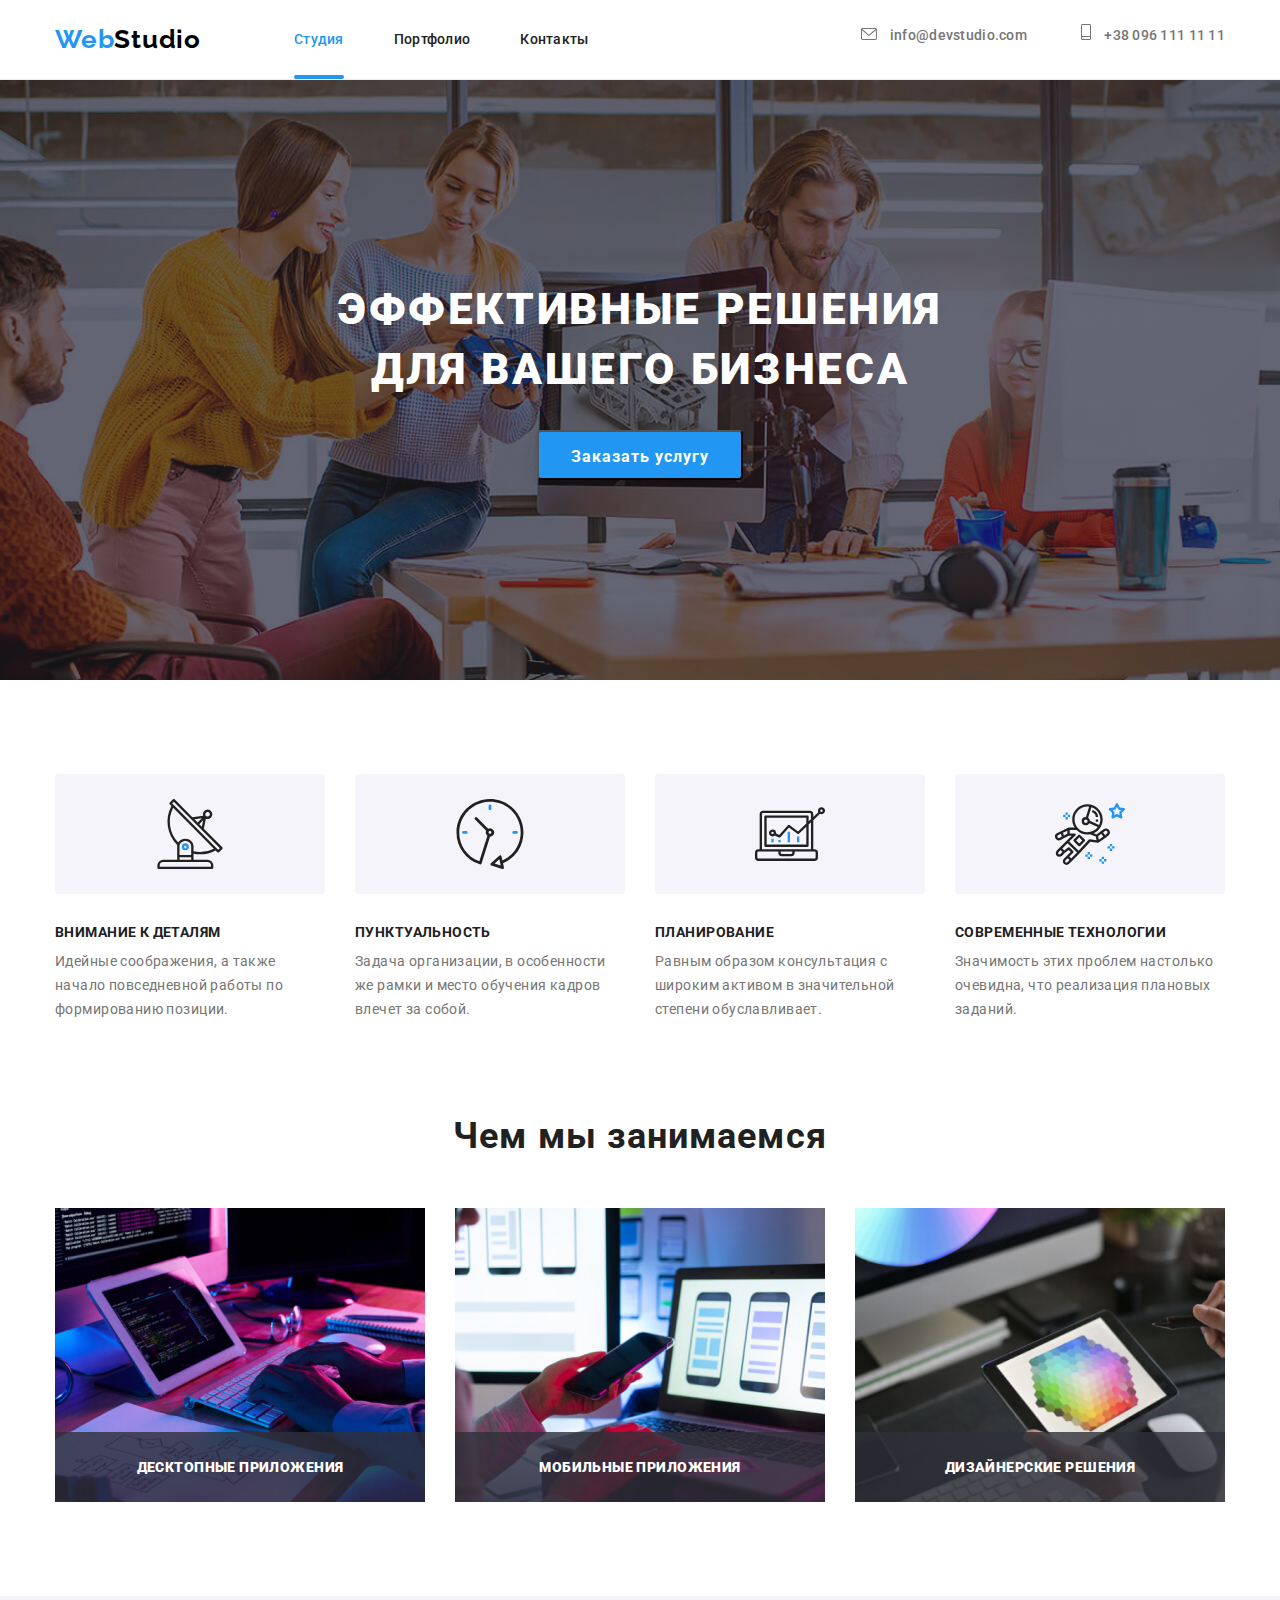
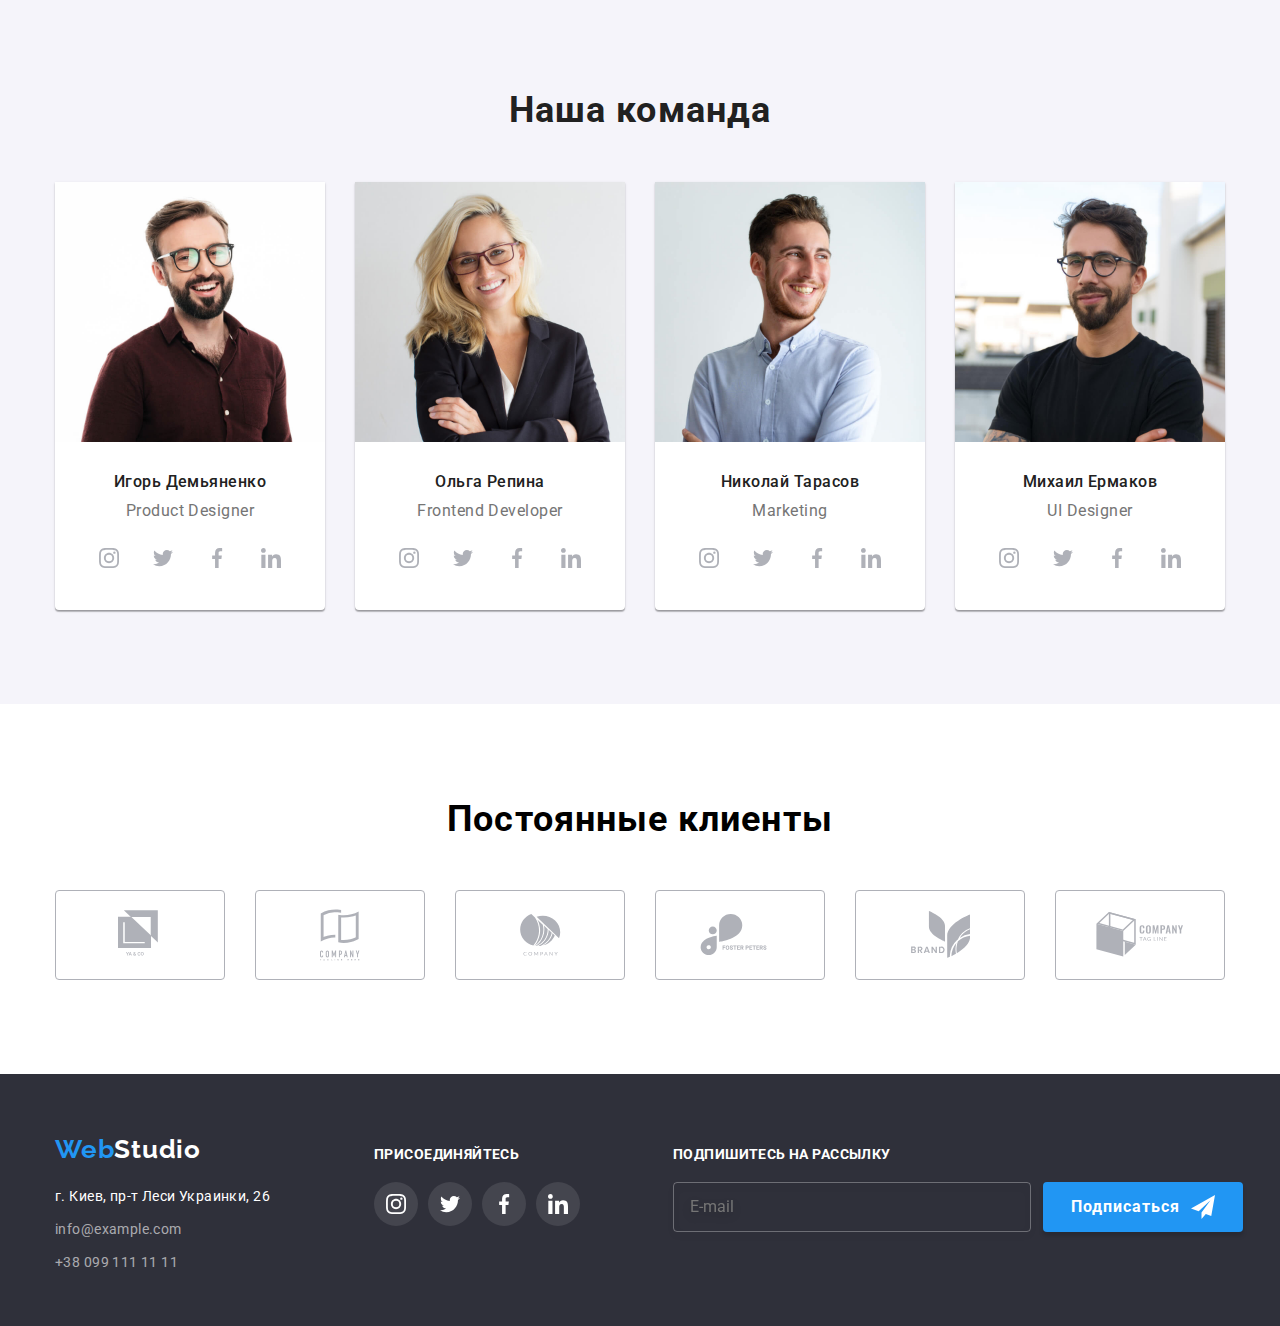
<file: index.html>
<!DOCTYPE html>
<html lang="ru">
  <head>
    <meta charset="UTF-8" />
    <meta name="viewport" content="width=device-width, initial-scale=1.0" />
    <title lang="en">WebStudio</title>
    <link
      rel="stylesheet"
      href="https://cdnjs.cloudflare.com/ajax/libs/modern-normalize/1.0.0/modern-normalize.css"
    />
    <link
      href="https://fonts.googleapis.com/css2?family=Raleway:wght@700&family=Roboto:wght@400;500;700;900&display=swap"
      rel="stylesheet"
    />
    <link rel="stylesheet" href="./css/style.css" />
  </head>
  <body>
    <!--HEADER-->
    <header class="header">
      <div class="container">
        <nav class="navigation">
          <a
            class="logo link"
            href="./index.html"
            aria-label="Логотип WebStudio"
          >
            <span class="logo-item">Web</span>Studio</a
          >
          <ul class="navigation-list list">
            <li class="navigation-list-item">
              <a
                class="navigation-list-link link link-current"
                href="./index.html"
                >Студия</a
              >
            </li>
            <li class="navigation-list-item">
              <a class="navigation-list-link link" href="./portfolio.html"
                >Портфолио</a
              >
            </li>
            <li class="navigation-list-item">
              <a class="navigation-list-link link" href="">Контакты</a>
            </li>
          </ul>
        </nav>
        <address class="adress">
          <a class="header-mail-link link" href="mailto:info@devstudio.com">
            <svg class="adress-logo">
              <use href="./images/sprite.svg#icon-envelope"></use>
            </svg>
            info@devstudio.com</a
          >
          <a class="header-tel-link link" href="tel:+380961111111">
            <svg class="adress-logo-tel">
              <use href="./images/sprite.svg#icon-smartphone"></use>
            </svg>
            +38 096 111 11 11</a
          >
        </address>
      </div>
    </header>
    <main>
      <!--HERO-->
      <section class="hero">
        <div class="container">
          <h1 class="hero-title">Эффективные решения для вашего бизнеса</h1>
          <button class="modal-btn" type="button" data-modal-open>
            Заказать услугу
          </button>
        </div>
      </section>
      <!--Our advantages-->
      <section class="advantages-section">
        <div class="container">
          <h2 class="hero-section-title" hidden>Наши преимущества</h2>
          <ul class="advantages-list list">
            <li class="advantages-list-item">
              <div></div>
              <h3 class="advantages-title">Внимание к деталям</h3>
              <p class="advantages-description">
                Идейные соображения, а также <br />
                начало повседневной работы по <br />
                формированию позиции.
              </p>
            </li>
            <li class="advantages-list-item">
              <div></div>
              <h3 class="advantages-title">Пунктуальность</h3>
              <p class="advantages-description">
                Задача организации, в особенности <br />
                же рамки и место обучения кадров<br />
                влечет за собой.
              </p>
            </li>
            <li class="advantages-list-item">
              <div></div>
              <h3 class="advantages-title">Планирование</h3>
              <p class="advantages-description">
                Равным образом консультация с<br />
                широким активом в значительной<br />
                степени обуславливает.
              </p>
            </li>
            <li class="advantages-list-item">
              <div></div>
              <h3 class="advantages-title">Современные технологии</h3>
              <p class="advantages-description">
                Значимость этих проблем настолько<br />
                очевидна, что реализация плановых<br />
                заданий.
              </p>
            </li>
          </ul>
        </div>
      </section>

      <!--What are we doing-->
      <section class="doing-section">
        <h2 class="hero-section-title">Чем мы занимаемся</h2>
        <div class="container">
          <ul class="doing-list list">
            <li class="doing-list-item">
              <img
                class="doing-img"
                src="./images/what-are-we-doing/what-are-we-doing-img-1.jpg"
                alt="специалист изучает дизайны мобильных телефонов на компьютере"
                width="370"
                height="294"
              />
              <div class="doing-wrapper">
                <p class="doing-wrapper-label">Десктопные приложения</p>
              </div>
            </li>
            <li class="doing-list-item">
              <img
                class="doing-img"
                src="./images/what-are-we-doing/what-are-we-doing-img-2.jpg"
                alt="специалист изучает дизайны мобильных телефонов на компьютере"
                width="370"
                height="294"
              />
              <div class="doing-wrapper">
                <p class="doing-wrapper-label">Мобильные приложения</p>
              </div>
            </li>
            <li class="doing-list-item">
              <img
                class="doing-img"
                src="./images/what-are-we-doing/what-are-we-doing-img-3.jpg"
                alt="специалист работает с цветами на планшете"
                width="370"
                height="294"
              />
              <div class="doing-wrapper">
                <p class="doing-wrapper-label">Дизайнерские решения</p>
              </div>
            </li>
          </ul>
        </div>
      </section>

      <!--Our team-->
      <section class="team-section">
        <h2 class="hero-section-title">Наша команда</h2>
        <div class="container">
          <ul class="team-list list">
            <li class="team-list-item">
              <img
                class="team-img"
                src="./images/our-team/member-1.jpg"
                alt="Член команды Игорь Демьяненко"
                width="270"
                height="260"
              />
              <div class="team-list-content">
                <h3 class="team-title">Игорь Демьяненко</h3>
                <p class="team-title-description" lang="en">Product Designer</p>
                <ul class="social-list list">
                  <li class="social-list-item">
                    <a href="" class="social-list-link">
                      <svg class="social-list-svg">
                        <use href="./images/sprite.svg#icon-instagram"></use>
                      </svg>
                    </a>
                  </li>
                  <li class="social-list-item">
                    <a href="" class="social-list-link">
                      <svg class="social-list-svg">
                        <use href="./images/sprite.svg#icon-twitter"></use>
                      </svg>
                    </a>
                  </li>
                  <li class="social-list-item">
                    <a href="" class="social-list-link">
                      <svg class="social-list-svg">
                        <use href="./images/sprite.svg#icon-facebook"></use>
                      </svg>
                    </a>
                  </li>
                  <li class="social-list-item">
                    <a href="" class="social-list-link">
                      <svg class="social-list-svg">
                        <use href="./images/sprite.svg#icon-linkedin"></use>
                      </svg>
                    </a>
                  </li>
                </ul>
              </div>
            </li>
            <li class="team-list-item">
              <img
                class="team-img"
                src="./images/our-team/member-2.jpg"
                alt="Член команды Ольга Репина"
                width="270"
                height="260"
              />
              <div class="team-list-content">
                <h3 class="team-title">Ольга Репина</h3>
                <p class="team-title-description" lang="en">
                  Frontend Developer
                </p>
                <ul class="social-list list">
                  <li class="social-list-item">
                    <a href="" class="social-list-link">
                      <svg class="social-list-svg">
                        <use href="./images/sprite.svg#icon-instagram"></use>
                      </svg>
                    </a>
                  </li>
                  <li class="social-list-item">
                    <a href="" class="social-list-link">
                      <svg class="social-list-svg">
                        <use href="./images/sprite.svg#icon-twitter"></use>
                      </svg>
                    </a>
                  </li>
                  <li class="social-list-item">
                    <a href="" class="social-list-link">
                      <svg class="social-list-svg">
                        <use href="./images/sprite.svg#icon-facebook"></use>
                      </svg>
                    </a>
                  </li>
                  <li class="social-list-item">
                    <a href="" class="social-list-link">
                      <svg class="social-list-svg">
                        <use href="./images/sprite.svg#icon-linkedin"></use>
                      </svg>
                    </a>
                  </li>
                </ul>
              </div>
            </li>
            <li class="team-list-item">
              <img
                src="./images/our-team/member-3.jpg"
                alt="Член команды Николай Тарасов"
                width="270"
                height="260"
              />
              <div class="team-list-content">
                <h3 class="team-title">Николай Тарасов</h3>
                <p class="team-title-description" lang="en">Marketing</p>
                <ul class="social-list list">
                  <li class="social-list-item">
                    <a href="" class="social-list-link">
                      <svg class="social-list-svg">
                        <use href="./images/sprite.svg#icon-instagram"></use>
                      </svg>
                    </a>
                  </li>
                  <li class="social-list-item">
                    <a href="" class="social-list-link">
                      <svg class="social-list-svg">
                        <use href="./images/sprite.svg#icon-twitter"></use>
                      </svg>
                    </a>
                  </li>
                  <li class="social-list-item">
                    <a href="" class="social-list-link">
                      <svg class="social-list-svg">
                        <use href="./images/sprite.svg#icon-facebook"></use>
                      </svg>
                    </a>
                  </li>
                  <li class="social-list-item">
                    <a href="" class="social-list-link">
                      <svg class="social-list-svg">
                        <use href="./images/sprite.svg#icon-linkedin"></use>
                      </svg>
                    </a>
                  </li>
                </ul>
              </div>
            </li>
            <li class="team-list-item">
              <img
                src="./images/our-team/member-4.jpg"
                alt="Член команды Михаил Ермаков"
                width="270"
                height="260"
              />
              <div class="team-list-content">
                <h3 class="team-title">Михаил Ермаков</h3>
                <p class="team-title-description" lang="en">UI Designer</p>
                <ul class="social-list list">
                  <li class="social-list-item">
                    <a href="" class="social-list-link">
                      <svg class="social-list-svg">
                        <use href="./images/sprite.svg#icon-instagram"></use>
                      </svg>
                    </a>
                  </li>
                  <li class="social-list-item">
                    <a href="" class="social-list-link">
                      <svg class="social-list-svg">
                        <use href="./images/sprite.svg#icon-twitter"></use>
                      </svg>
                    </a>
                  </li>
                  <li class="social-list-item">
                    <a href="" class="social-list-link">
                      <svg class="social-list-svg">
                        <use href="./images/sprite.svg#icon-facebook"></use>
                      </svg>
                    </a>
                  </li>
                  <li class="social-list-item">
                    <a href="" class="social-list-link">
                      <svg class="social-list-svg">
                        <use href="./images/sprite.svg#icon-linkedin"></use>
                      </svg>
                    </a>
                  </li>
                </ul>
              </div>
            </li>
          </ul>
        </div>
      </section>
      <!--Client-->
      <section class="section-client">
        <div class="container">
          <h2 class="client-title">Постоянные клиенты</h2>
          <ul class="client-list list">
            <li class="client-list-item">
              <a href="" class="client-link link">
                <svg class="client-svg" width="44px" height="49px">
                  <use href="./images/sprite.svg#icon-logo-1"></use>
                </svg>
              </a>
            </li>
            <li class="client-list-item">
              <a href="" class="client-link">
                <svg class="client-svg" width="40px" height="52px">
                  <use href="./images/sprite.svg#icon-logo-2"></use>
                </svg>
              </a>
            </li>
            <li class="client-list-item">
              <a href="" class="client-link link">
                <svg class="client-svg" width="41px" height="42px">
                  <use href="./images/sprite.svg#icon-logo-3"></use>
                </svg>
              </a>
            </li>
            <li class="client-list-item">
              <a href="" class="client-link link">
                <svg class="client-svg" width="80px" height="42px">
                  <use href="./images/sprite.svg#icon-logo-4"></use>
                </svg>
              </a>
            </li>
            <li class="client-list-item">
              <a href="" class="client-link link">
                <svg class="client-svg" width="59px" height="47px">
                  <use href="./images/sprite.svg#icon-logo-5"></use>
                </svg>
              </a>
            </li>
            <li class="client-lisi-item">
              <a href="" class="client-link link">
                <svg class="client-svg" width="88px" height="45px">
                  <use href="./images/sprite.svg#icon-logo-6"></use>
                </svg>
              </a>
            </li>
          </ul>
        </div>
      </section>
    </main>

    <!--Footer-->
    <footer class="footer">
      <div class="footer-container container">
        <div class="footer-left">
          <div class="logo-container">
            <a
              class="logo link"
              href="./index.html"
              aria-label="Логотип WebStudio"
            >
              <span class="logo-item">Web</span>Studio
            </a>
          </div>
          <address class="adress">
            <ul class="footer-list list">
              <li class="footer-list-item">
                <a
                  class="footer-adress-link link"
                  href="https://goo.gl/maps/Tn6iYeRyKpCLgesP7"
                  target="_blank"
                  >г. Киев, пр-т Леси Украинки, 26</a
                >
              </li>
              <li class="footer-list-item">
                <a class="footer-mail-link link" href="mailto:info@example.com"
                  >info@example.com</a
                >
              </li>
              <li class="footer-list-item">
                <a class="footer-tel-link link" href="tel:+380991111111"
                  >+38 099 111 11 11</a
                >
              </li>
            </ul>
          </address>
        </div>
        <div class="footer-right">
          <h2 class="footer-title">Присоединяйтесь</h2>
          <ul class="footer-icon-list list">
            <li class="footer-icon-list-item">
              <a href="" class="footer-icon-link">
                <svg class="footer-svg">
                  <use href="./images/sprite.svg#icon-instagram"></use>
                </svg>
              </a>
            </li>
            <li class="footer-icon-list-item">
              <a href="" class="footer-icon-link">
                <svg class="footer-svg">
                  <use href="./images/sprite.svg#icon-twitter"></use>
                </svg>
              </a>
            </li>
            <li class="footer-icon-list-item">
              <a href="" class="footer-icon-link">
                <svg class="footer-svg">
                  <use href="./images/sprite.svg#icon-facebook"></use>
                </svg>
              </a>
            </li>
            <li class="footer-icon-list-item">
              <a href="" class="footer-icon-link">
                <svg class="footer-svg">
                  <use href="./images/sprite.svg#icon-linkedin"></use>
                </svg>
              </a>
            </li>
          </ul>
        </div>
        <div class="form-wrapper">
          <h2 class="footer-title">Подпишитесь на рассылку</h2>
          <form action="#" method="GET" class="subscribe-form">
            <input
              type="email"
              class="subscribe-form-input"
              placeholder="E-mail"
            />
            <button type="submit" class="subscribe-button">Подписаться</button>
          </form>
        </div>
      </div>
    </footer>
    <div class="backdrop is-hidden" data-modal>
      <div class="modal">
        <button type="button" class="close-btn" data-modal-close>
          <svg class="close-btn-icon">
            <use href="./images/sprite.svg#icon-Vector"></use>
          </svg>
        </button>

        <h2 class="form-title">Оставьте свои данные, мы вам перезвоним</h2>
        <form action="#" class="modal-form">
          <div class="modal-form-wrapper">
            <label class="modal-form-field">
              Имя
              <input
                type="text"
                name="user-name"
                class="modal-form-input"
                required
              />
              <svg class="modal-form-svg-icon">
                <use href="./images/sprite.svg#icon-person-icon"></use>
              </svg>
            </label>
          </div>
          <div class="modal-form-wrapper">
            <label class="modal-form-field">
              Телефон
              <input
                type="tel"
                name="user-tel"
                class="modal-form-input"
                required
              />
              <svg class="modal-form-svg-icon">
                <use href="./images/sprite.svg#icon-phone-icon"></use>
              </svg>
            </label>
          </div>
          <div class="modal-form-wrapper">
            <label class="modal-form-field">
              Почта
              <input
                type="email"
                name="user-mail"
                class="modal-form-input"
                required
              />
              <svg class="modal-form-svg-icon">
                <use href="./images/sprite.svg#icon-email-icon"></use>
              </svg>
            </label>
          </div>
          <label for="comment" class="modal-form-field"
            >Комментарий
            <textarea
              name="comment"
              class="comment-field"
              id="comment"
              placeholder="Введите текст"
              cols="30"
              rows="10"
            >
            </textarea>
          </label>
          <label class="accept-policy-label">
            <input
              type="checkbox"
              name="user-policy"
              value="accept-policy"
              class="checkbox-input"
            />
            <svg class="checkbox-icon">
              <use href="./images/sprite.svg#icon-icon-check"></use>
            </svg>
            Соглашаюсь с рассылкой и принимаю
            <a href="#" class="agreemant-terms link"> Условия договора</a>
          </label>
          <button type="submit" class="modal-form-button">Отправить</button>
        </form>
      </div>
    </div>
    <script src="./js/modal.js"></script>
  </body>
</html>
</file>
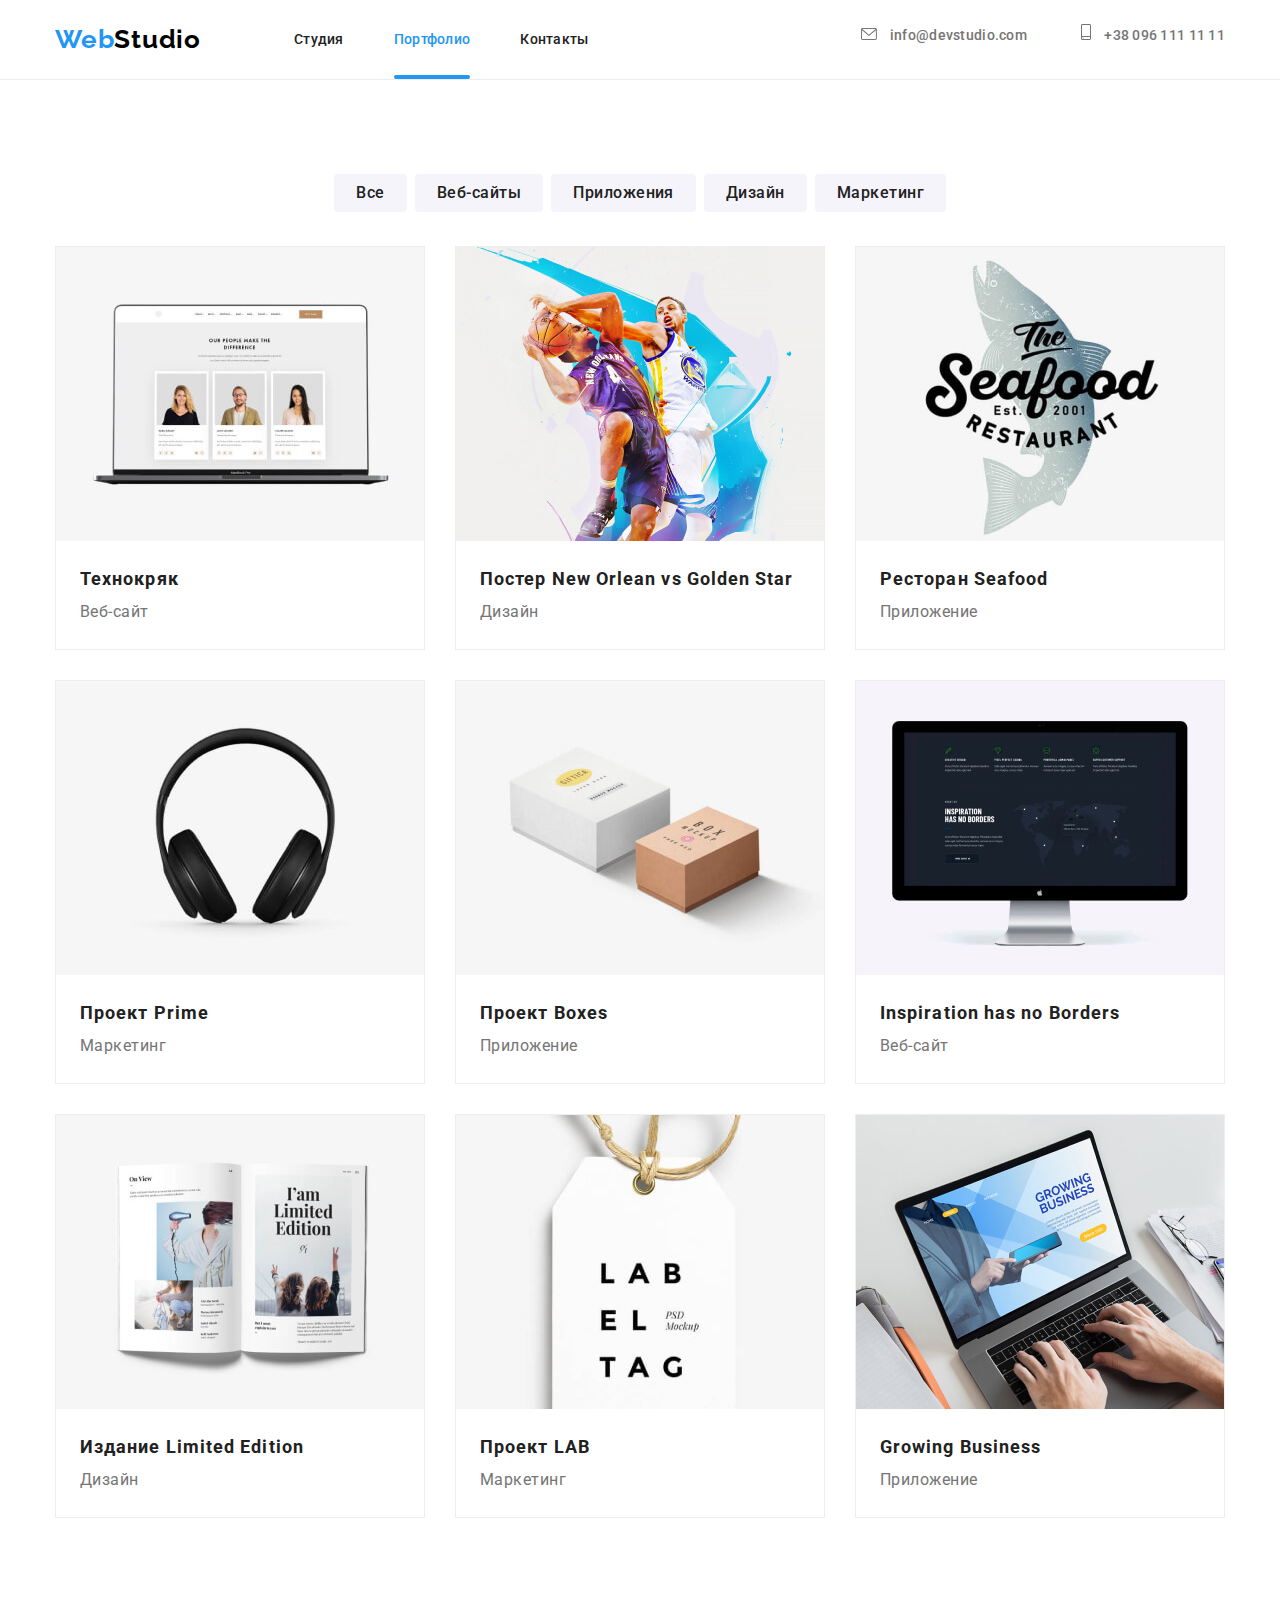
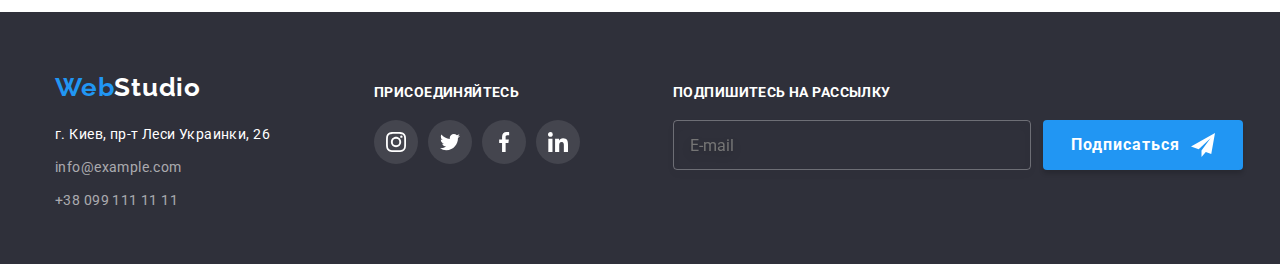
<file: portfolio.html>
<!DOCTYPE html>
<html lang="ru">
  <head>
    <meta charset="UTF-8" />
    <meta name="viewport" content="width=device-width, initial-scale=1.0" />
    <title lang="en">WebStudio</title>
    <link
      rel="stylesheet"
      href="https://cdnjs.cloudflare.com/ajax/libs/modern-normalize/1.0.0/modern-normalize.css"
    />
    <link
      href="https://fonts.googleapis.com/css2?family=Raleway:wght@700&family=Roboto:wght@400;500;700;900&display=swap"
      rel="stylesheet"
    />
    <link rel="stylesheet" href="./css/style.css" />
  </head>
  <body>
    <!--HEADER-->
    <header class="header">
      <div class="container">
        <nav class="navigation">
          <a
            class="logo link"
            href="./index.html"
            aria-label="Логотип WebStudio"
          >
            <span class="logo-item">Web</span>Studio</a
          >
          <ul class="navigation-list list">
            <li class="navigation-list-item">
              <a class="navigation-list-link link" href="./index.html"
                >Студия</a
              >
            </li>
            <li class="navigation-list-item">
              <a
                class="navigation-list-link link link-current"
                href="./portfolio.html"
                >Портфолио</a
              >
            </li>
            <li class="navigation-list-item">
              <a class="navigation-list-link link" href="">Контакты</a>
            </li>
          </ul>
        </nav>
        <address class="adress">
          <a class="header-mail-link link" href="mailto:info@devstudio.com">
            <svg class="adress-logo">
              <use href="./images/sprite.svg#icon-envelope"></use>
            </svg>
            info@devstudio.com</a
          >
          <a class="header-tel-link link" href="tel:+380961111111">
            <svg class="adress-logo-tel">
              <use href="./images/sprite.svg#icon-smartphone"></use>
            </svg>
            +38 096 111 11 11</a
          >
        </address>
      </div>
    </header>
    <main>
      <!--HERO-->
      <section class="portfolio-hero">
        <div class="container">
          <h1 class="portfolio-hero-title" hidden>Портфолио</h1>
          <ul class="portfolio-title-list list">
            <li class="portfolio-hero-item">
              <button class="portfolio-btn" type="button">Все</button>
            </li>
            <li class="portfolio-hero-item">
              <button class="portfolio-btn" type="button">Веб-сайты</button>
            </li>
            <li class="portfolio-hero-item">
              <button class="portfolio-btn" type="button">Приложения</button>
            </li>
            <li class="portfolio-hero-item">
              <button class="portfolio-btn" type="button">Дизайн</button>
            </li>
            <li class="portfolio-hero-item">
              <button class="portfolio-btn" type="button">Маркетинг</button>
            </li>
          </ul>
          <ul class="portfolio-hero-list list">
            <li class="portfolio-hero-list-item">
              <a class="portfolio-hero-link link" href="">
                <div class="image-wrapper">
                  <img
                    class="portfolio-img"
                    src="./images/portfolio/img-1.jpg"
                    alt="Ноутбук"
                    width="370"
                    height="294"
                  />
                  <p class="portfolio-hero-list-description">
                    Технокряк это современная площадка распространения
                    коронавируса. Компании используют эту платформу для
                    цифрового шпионажа и атак на защищённые сервера конкурентов
                  </p>
                </div>
                <div class="portfolio-hero-list-content">
                  <h2 class="portfolio-hero-section-title">Технокряк</h2>
                  <p class="portfolio-hero-section-subtitle">Веб-сайт</p>
                </div>
              </a>
            </li>
            <li class="portfolio-hero-list-item">
              <a class="portfolio-hero-link link" href="">
                <div class="image-wrapper">
                  <img
                    class="portfolio-img"
                    src="./images/portfolio/img-2.jpg"
                    alt="Спортсмены играют в баскетбол"
                    width="370"
                    height="294"
                  />
                  <p class="portfolio-hero-list-description">
                    Технокряк это современная площадка распространения
                    коронавируса. Компании используют эту платформу для
                    цифрового шпионажа и атак на защищённые сервера конкурентов
                  </p>
                </div>
                <div class="portfolio-hero-list-content">
                  <h2 class="portfolio-hero-section-title">
                    Постер <span lang="en">New Orlean vs Golden Star</span>
                  </h2>
                  <p class="portfolio-hero-section-subtitle">Дизайн</p>
                </div>
              </a>
            </li>
            <li class="portfolio-hero-list-item">
              <a class="portfolio-hero-link link" href="">
                <div class="image-wrapper">
                  <img
                    class="portfolio-img"
                    src="./images/portfolio/img-3.jpg"
                    alt="Логотип ресторана"
                    width="370"
                    height="294"
                  />
                  <p class="portfolio-hero-list-description">
                    Технокряк это современная площадка распространения
                    коронавируса. Компании используют эту платформу для
                    цифрового шпионажа и атак на защищённые сервера конкурентов
                  </p>
                </div>
                <div class="portfolio-hero-list-content">
                  <h2 class="portfolio-hero-section-title">
                    Ресторан<span lang="en"> Seafood</span>
                  </h2>
                  <p class="portfolio-hero-section-subtitle">Приложение</p>
                </div>
              </a>
            </li>
            <li class="portfolio-hero-list-item">
              <a class="portfolio-hero-link link" href="">
                <div class="image-wrapper">
                  <img
                    class="portfolio-img"
                    src="./images/portfolio/img-4.jpg"
                    alt="Наушники"
                    width="370"
                    height="294"
                  />
                  <p class="portfolio-hero-list-description">
                    Технокряк это современная площадка распространения
                    коронавируса. Компании используют эту платформу для
                    цифрового шпионажа и атак на защищённые сервера конкурентов
                  </p>
                </div>
                <div class="portfolio-hero-list-content">
                  <h2 class="portfolio-hero-section-title">
                    Проект<span lang="en"> Prime</span>
                  </h2>
                  <p class="portfolio-hero-section-subtitle">Маркетинг</p>
                </div>
              </a>
            </li>
            <li class="portfolio-hero-list-item">
              <a class="portfolio-hero-link link" href="">
                <div class="image-wrapper">
                  <img
                    class="portfolio-img"
                    src="./images/portfolio/img-5.jpg"
                    alt="Две картонные коробки"
                    width="370"
                    height="294"
                  />
                  <p class="portfolio-hero-list-description">
                    Технокряк это современная площадка распространения
                    коронавируса. Компании используют эту платформу для
                    цифрового шпионажа и атак на защищённые сервера конкурентов
                  </p>
                </div>
                <div class="portfolio-hero-list-content">
                  <h2 class="portfolio-hero-section-title">
                    Проект <span lang="en">Boxes</span>
                  </h2>
                  <p class="portfolio-hero-section-subtitle">Приложение</p>
                </div>
              </a>
            </li>
            <li class="portfolio-hero-list-item">
              <a class="portfolio-hero-link link" href="">
                <div class="image-wrapper">
                  <img
                    class="portfolio-img"
                    src="./images/portfolio/img-6.jpg"
                    alt="Монитор от компьютера"
                    width="370"
                    height="294"
                  />
                  <p class="portfolio-hero-list-description">
                    Технокряк это современная площадка распространения
                    коронавируса. Компании используют эту платформу для
                    цифрового шпионажа и атак на защищённые сервера конкурентов
                  </p>
                </div>
                <div class="portfolio-hero-list-content">
                  <h2 class="portfolio-hero-section-title" lang="en">
                    Inspiration has no Borders
                  </h2>
                  <p class="portfolio-hero-section-subtitle">Веб-сайт</p>
                </div>
              </a>
            </li>
            <li class="portfolio-hero-list-item">
              <a class="portfolio-hero-link link" href="">
                <div class="image-wrapper">
                  <img
                    class="portfolio-img"
                    src="./images/portfolio/img-7.jpg"
                    alt="Открытаяя книга"
                    width="370"
                    height="294"
                  />
                  <p class="portfolio-hero-list-description">
                    Технокряк это современная площадка распространения
                    коронавируса. Компании используют эту платформу для
                    цифрового шпионажа и атак на защищённые сервера конкурентов
                  </p>
                </div>
                <div class="portfolio-hero-list-content">
                  <h2 class="portfolio-hero-section-title">
                    Издание <span lang="en">Limited Edition</span>
                  </h2>
                  <p class="portfolio-hero-section-subtitle">Дизайн</p>
                </div>
              </a>
            </li>
            <li class="portfolio-hero-list-item">
              <a class="portfolio-hero-link link" href="">
                <div class="image-wrapper">
                  <img
                    class="portfolio-img"
                    src="./images/portfolio/img-8.jpg"
                    alt="Бирка с логотипом компании"
                    width="370"
                    height="294"
                  />
                  <p class="portfolio-hero-list-description">
                    Технокряк это современная площадка распространения
                    коронавируса. Компании используют эту платформу для
                    цифрового шпионажа и атак на защищённые сервера конкурентов
                  </p>
                </div>
                <div class="portfolio-hero-list-content">
                  <h2 class="portfolio-hero-section-title">
                    Проект <span lang="en">LAB</span>
                  </h2>
                  <p class="portfolio-hero-section-subtitle">Маркетинг</p>
                </div>
              </a>
            </li>
            <li class="portfolio-hero-list-item">
              <a class="portfolio-hero-link link" href="">
                <div class="image-wrapper">
                  <img
                    class="portfolio-img"
                    src="./images/portfolio/img-9.jpg"
                    alt="Человек работает на ноутбуке"
                    width="370"
                    height="294"
                  />
                  <p class="portfolio-hero-list-description">
                    Технокряк это современная площадка распространения
                    коронавируса. Компании используют эту платформу для
                    цифрового шпионажа и атак на защищённые сервера конкурентов
                  </p>
                </div>
                <div class="portfolio-hero-list-content">
                  <h2 class="portfolio-hero-section-title" lang="en">
                    Growing Business
                  </h2>
                  <p class="portfolio-hero-section-subtitle">Приложение</p>
                </div>
              </a>
            </li>
          </ul>
        </div>
      </section>
    </main>
    <!--Footer-->
    <footer class="footer">
      <div class="footer-container container">
        <div class="footer-left">
          <div class="logo-container">
            <a
              class="logo link"
              href="./index.html"
              aria-label="Логотип WebStudio"
            >
              <span class="logo-item">Web</span>Studio
            </a>
          </div>
          <address class="adress">
            <ul class="footer-list list">
              <li class="footer-list-item">
                <a
                  class="footer-adress-link link"
                  href="https://goo.gl/maps/Tn6iYeRyKpCLgesP7"
                  target="_blank"
                  >г. Киев, пр-т Леси Украинки, 26</a
                >
              </li>
              <li class="footer-list-item">
                <a class="footer-mail-link link" href="mailto:info@example.com"
                  >info@example.com</a
                >
              </li>
              <li class="footer-list-item">
                <a class="footer-tel-link link" href="tel:+380991111111"
                  >+38 099 111 11 11</a
                >
              </li>
            </ul>
          </address>
        </div>
        <div class="footer-right">
          <h2 class="footer-title">Присоединяйтесь</h2>
          <ul class="footer-icon-list list">
            <li class="footer-icon-list-item">
              <a href="" class="footer-icon-link">
                <svg class="footer-svg">
                  <use href="./images/sprite.svg#icon-instagram"></use>
                </svg>
              </a>
            </li>
            <li class="footer-icon-list-item">
              <a href="" class="footer-icon-link">
                <svg class="footer-svg">
                  <use href="./images/sprite.svg#icon-twitter"></use>
                </svg>
              </a>
            </li>
            <li class="footer-icon-list-item">
              <a href="" class="footer-icon-link">
                <svg class="footer-svg">
                  <use href="./images/sprite.svg#icon-facebook"></use>
                </svg>
              </a>
            </li>
            <li class="footer-icon-list-item">
              <a href="" class="footer-icon-link">
                <svg class="footer-svg">
                  <use href="./images/sprite.svg#icon-linkedin"></use>
                </svg>
              </a>
            </li>
          </ul>
        </div>
        <div class="form-wrapper">
          <h2 class="footer-title">Подпишитесь на рассылку</h2>
          <form action="#" method="GET" class="subscribe-form">
            <input
              type="email"
              class="subscribe-form-input"
              placeholder="E-mail"
            />
            <button type="submit" class="subscribe-button">Подписаться</button>
          </form>
        </div>
      </div>
    </footer>
  </body>
</html>
</file>
<file: css/style.css>
/*==Components===*/
:root {
  --accent-color: #2196f3;
  --title-text-color: #212121;
  --description-subtitle-color: #757575;
  --logo-color: #000000;
  --backgound-color: #ffffff;
}
*,
*::before,
*::after {
  box-sizing: border-box;
  margin: 0;
  padding: 0;
}

body {
  font-family: "Roboto", sans-serif;
  font-style: normal;
  padding-top: 80px;
}
main {
  display: block;
}
.list {
  list-style: none;
}
.link {
  text-decoration: none;
}
.adress {
  font-style: normal;
}
img {
  display: block;
}
.container {
  width: 1200px;
  padding: 0 15px;
  margin: 0 auto;
}
.backdrop {
  position: fixed;
  z-index: 105;
  top: 0;
  left: 0;
  width: 100%;
  height: 100%;
  background-color: rgba(0, 0, 0, 0.2);
  transition: all 500ms cubic-bezier(0.4, 0, 0.2, 1);
}
.backdrop.is-hidden {
  opacity: 0;
  visibility: hidden;
  pointer-events: none;
  transition: all 500ms cubic-bezier(0.4, 0, 0.2, 1) 500ms;
}
.backdrop.is-hidden .modal {
  transform: translate(-50%, -50%) scale(0);
  transition: all 500ms cubic-bezier(0.4, 0, 0.2, 1);
}
.modal {
  position: absolute;
  top: 50%;
  left: 50%;
  padding: 40px;
  transform: translate(-50%, -50%) scale(1);
  min-width: 528px;
  min-height: 581px;
  background-color: #ffffff;
  box-shadow: 0px 1px 3px rgba(0, 0, 0, 0.12), 0px 1px 1px rgba(0, 0, 0, 0.14),
    0px 2px 1px rgba(0, 0, 0, 0.2);
  border-radius: 4px;
  transition: all 500ms cubic-bezier(0.4, 0, 0.2, 1) 500ms;
}
.close-btn {
  position: absolute;
  top: 8px;
  right: 8px;
  width: 30px;
  height: 30px;
  border-radius: 50%;
  border: 1px solid rgba(0, 0, 0, 0.1);
  background-color: #ffffff;
  cursor: pointer;
}
.close-btn-icon {
  width: 11px;
  height: 11px;
}
.close-btn:hover,
.close-btn:focus {
  fill: #2196f3;
}
/*== End Components===*/
/*==Header===*/
.header {
  /*width: 1600px;*/
  height: 80px;
  padding: 24px 0;
  border-bottom-width: 1px;
  border-bottom-style: solid;
  border-bottom-color: #ececec;
  background-color: var(--backgound-color);
  position: fixed;
  top: 0;
  left: 0;
  z-index: 100;
  width: 100%;
}

.header .container {
  display: flex;
}
.logo {
  margin-right: 93px;
  font-family: Raleway;
  font-style: normal;
  font-weight: 700;
  font-size: 26px;
  line-height: 1.192;
  letter-spacing: 0.03em;
  color: var(--logo-color);
}
.logo-item {
  font-family: Raleway;
  font-style: normal;
  font-weight: 700;
  font-size: 26px;
  line-height: 1.192;
  letter-spacing: 0.03em;
  color: var(--accent-color);
}
.navigation {
  display: flex;
  align-items: center;
}
.navigation-list {
  display: flex;
}
.navigation-list-item:not(:last-child) {
  margin-right: 50px;
}
.navigation-list-link {
  font-weight: 500;
  font-size: 14px;
  line-height: 1.142;
  letter-spacing: 0.02em;
  color: var(--title-text-color);
  cursor: pointer;
  transition: all 250ms cubic-bezier(0.4, 0, 0.2, 1);
}
.link-current {
  position: relative;
  color: var(--accent-color);
}
.link-current::after {
  content: "";
  position: absolute;
  display: block;
  width: 100%;
  height: 4px;
  bottom: -32px;
  background-color: var(--accent-color);
  border-radius: 2px;
}
.navigation-list-link:hover,
.navigation-list-link:focus {
  color: var(--accent-color);
  transition: all 250ms cubic-bezier(0.4, 0, 0.2, 1);
}
.navigation-list-link:active {
  color: var(--accent-color);
}
.header .adress {
  margin-left: auto;
}
.header-tel-link {
  margin-left: 50px;
}
.header-mail-link,
.header-tel-link {
  font-weight: 500;
  font-size: 14px;
  line-height: 1.142;
  letter-spacing: 0.02em;
  color: var(--description-subtitle-color);
  transition: all 250ms cubic-bezier(0.4, 0, 0.2, 1);
}
.header-mail-link:hover,
.header-mail-link:focus,
.header-tel-link:hover,
.header-tel-link:focus {
  color: var(--accent-color);
  transition: all 250ms cubic-bezier(0.4, 0, 0.2, 1);
}
.header-mail-link:active,
.header-tel-link:active {
  color: var(--accent-color);
}
.header-mail-link:hover .adress-logo {
  fill: var(--accent-color);
}
.adress-logo {
  width: 16px;
  height: 12px;
  margin-right: 10px;
  fill: var(--description-subtitle-color);
  transition: fill 250ms cubic-bezier(0.4, 0, 0.2, 1);
}
.header-tel-link:hover .adress-logo-tel {
  fill: var(--accent-color);
}
.adress-logo-tel {
  width: 10px;
  height: 16px;
  margin-right: 10px;
  fill: var(--description-subtitle-color);
  transition: fill 250ms cubic-bezier(0.4, 0, 0.2, 1);
}
/*== End Header===*/
/*== HERO===*/
.hero {
  /* width: 1600px; */
  /* height: 600px; */
  margin-left: auto;
  margin-right: auto;
  padding-top: 200px;
  padding-bottom: 200px;
  background-color: #2f303a;
  text-align: center;
  background-image: linear-gradient(
      rgba(47, 48, 58, 0.4),
      rgba(47, 48, 58, 0.4)
    ),
    url("../images/hero/hero-jpg.jpg");
  background-repeat: no-repeat;
  background-position: center;
}
.hero .container {
  display: flex;
  flex-direction: column;
  justify-content: center;
  align-items: center;
}

.hero-title {
  width: 700px;
  height: 120px;
  margin-bottom: 30px;
  font-weight: 900;
  font-size: 44px;
  line-height: 1.363;
  letter-spacing: 0.06em;
  text-transform: uppercase;
  color: var(--backgound-color);
}
.modal-btn {
  min-width: 200px;
  height: 50px;
  padding: 10px 32px;
  background: #2196f3;
  box-shadow: 0px 4px 4px rgba(0, 0, 0, 0.15);
  border-radius: 4px;
  text-align: center;
  font-weight: 700;
  font-size: 16px;
  line-height: 1.875;
  letter-spacing: 0.06em;
  color: var(--backgound-color);
}

.hero-section-title {
  padding-bottom: 50px;
  font-weight: 700;
  font-size: 36px;
  line-height: 1.166;
  text-align: center;
  letter-spacing: 0.03em;
  color: var(--title-text-color);
}
/*== End HERO===*/

/*== Advantages===*/
.advantages-section {
  /* width: 1600px; */
  padding-top: 94px;
  padding-bottom: 94px;
}

.advantages-list {
  display: flex;
}
.advantages-list-item {
  width: 270px;
}

.advantages-list-item:not(:last-child) {
  margin-right: 30px;
}
.advantages-list-item div {
  display: flex;
  align-items: center;
  justify-content: center;
  height: 120px;
  background-color: #f5f4fa;
  border-radius: 4px;
}
.advantages-list-item:nth-child(1) div::before {
  content: "";
  display: block;
  width: 70px;
  height: 70px;
  background-image: url("../images/advantages/antenna\ 1.svg");
}
.advantages-list-item:nth-child(2) div::before {
  content: "";
  display: block;
  width: 70px;
  height: 70px;
  background-image: url("../images/advantages/clock\ 1.svg");
}
.advantages-list-item:nth-child(3) div::before {
  content: "";
  display: block;
  width: 70px;
  height: 70px;
  background-image: url("../images/advantages/diagram\ 1.svg");
}
.advantages-list-item:nth-child(4) div::before {
  content: "";
  display: block;
  width: 70px;
  height: 70px;
  background-image: url("../images/advantages/astronaut\ 1.svg");
}

.advantages-title {
  margin-top: 30px;
  margin-bottom: 10px;
  font-weight: 700;
  font-size: 14px;
  line-height: 1.142;
  letter-spacing: 0.03em;
  text-transform: uppercase;
  color: var(--title-text-color);
}
.advantages-description {
  font-weight: normal;
  font-size: 14px;
  line-height: 1.714;
  letter-spacing: 0.03em;
  color: var(--description-subtitle-color);
}
/*== End Advantages===*/

/*== What are we doing===*/
.doing-section {
  /* width: 1600px; */
  margin-right: auto;
  margin-left: auto;
  padding-bottom: 94px;
}
.doing-section .container {
  display: flex;
}
.doing-list {
  display: flex;
}
.doing-list-item:not(:last-child) {
  margin-right: 30px;
}
.doing-list-item {
  position: relative;
}
.doing-wrapper-label {
  font-weight: 900;
  font-size: 14px;
  line-height: 1.143;
  text-align: center;
  letter-spacing: 0.03em;
  text-transform: uppercase;
  color: #ffffff;
}
.doing-wrapper {
  position: absolute;
  bottom: 0px;
  display: flex;
  justify-content: center;
  align-items: center;
  width: 100%;
  height: 70px;
  background: rgba(47, 48, 58, 0.8);
}
/*== End What are we doing===*/
/*== Our team ===*/
.team-section {
  /* width: 1600px; */
  margin-left: auto;
  margin-right: auto;
  padding-top: 94px;
  padding-bottom: 94px;
  background-color: #f5f4fa;
}
.team-section .container {
  display: flex;
}
.team-list {
  display: flex;
}
.team-list-item {
  width: 270px;
  background: #ffffff;
  box-shadow: 0px 1px 3px rgba(0, 0, 0, 0.12), 0px 1px 1px rgba(0, 0, 0, 0.14),
    0px 2px 1px rgba(0, 0, 0, 0.2);
  border-radius: 0px 0px 4px 4px;
}

.team-list-item:not(:last-child) {
  margin-right: 30px;
}

.team-list-content {
  padding: 30px 0;
}
.team-title {
  margin-bottom: 10px;
  white-space: nowrap;
  font-weight: 500;
  font-size: 16px;
  line-height: 1.187;
  text-align: center;
  letter-spacing: 0.03em;
  color: var(--title-text-color);
}
.team-title-description {
  margin-bottom: 16px;
  font-weight: 400;
  font-size: 16px;
  line-height: 1.187;
  text-align: center;
  letter-spacing: 0.03em;
  color: var(--description-subtitle-color);
}
.social-list {
  display: flex;
  width: 206px;
  justify-content: space-between;
  margin-left: auto;
  margin-right: auto;
}

.social-list-svg {
  width: 20px;
  height: 20px;
  fill: #afb1b8;
  transition: fill 250ms cubic-bezier(0.4, 0, 0.2, 1);
}

.social-list-link {
  display: flex;
  align-items: center;
  justify-content: center;
  width: 44px;
  height: 44px;
  border-radius: 50%;
  background-color: #ffffff;
  transition: all 250ms cubic-bezier(0.4, 0, 0.2, 1);
}

.social-list-link:hover,
.social-list-link:focus {
  background-color: var(--accent-color);
}

.social-list-link:hover .social-list-svg,
.social-list-link:focus .social-list-svg {
  fill: #ffffff;
}
/*== End Our team ===*/
/*==Client==*/

.section-client {
  padding: 94px 0;
}

.client-title {
  margin-bottom: 50px;
  font-weight: 700;
  font-size: 36px;
  line-height: 1.167;
  text-align: center;
  letter-spacing: 0.03em;
  color: var(--title-color);
}

.client-list {
  display: flex;
  justify-content: space-between;
}

.client-list-item {
  display: flex;
  /*width: calc((100% - 30px * 5) / 6);*/
}

.client-link {
  display: flex;
  width: 170px;
  height: 90px;
  align-items: center;
  justify-content: center;
  border: 1px solid #afb1b8;
  border-radius: 4px;
  transition: all 250ms cubic-bezier(0.4, 0, 0.2, 1);
}

.client-link:hover .client-svg {
  fill: var(--accent-color);
}

.client-link:hover {
  border-color: var(--accent-color);
}

.client-svg {
  fill: #afb1b8;
  transition: fill 250ms cubic-bezier(0.4, 0, 0.2, 1);
}
/*==end client==*/

/*== Portfolio ===*/
.portfolio-hero {
  padding-top: 94px;
  padding-bottom: 94px;
  background-color: var(--backgound-color);
}
.portfolio-title-list {
  display: flex;
  justify-content: center;
  margin-bottom: 34px;
}
.portfolio-hero .container {
  width: 1200px;
  padding: 0 15px;
  margin: 0 auto;
  align-items: center;
}
.portfolio-btn {
  padding: 6px 22px;
  font-weight: 500;
  font-size: 16px;
  line-height: 1.625;
  text-align: center;
  letter-spacing: 0.03em;
  color: #212121;
  background: #f5f4fa;
  border-style: none;
  min-width: 73px;
  height: 38px;
  border-radius: 4px;
  cursor: pointer;
  transition: all 250ms cubic-bezier(0.4, 0, 0.2, 1);
}
.portfolio-btn:hover,
.portfolio-btn:focus {
  color: var(--backgound-color);
  background-color: #2196f3;
  box-shadow: 0px 3px 1px rgba(0, 0, 0, 0.1), 0px 1px 2px rgba(0, 0, 0, 0.08),
    0px 2px 2px rgba(0, 0, 0, 0.12);
}
.portfolio-hero-section-title {
  font-weight: 700;
  font-size: 18px;
  line-height: 36px;
  letter-spacing: 0.06em;
  color: var(--title-text-color);
}
.portfolio-hero-item:not(:last-child) {
  margin-right: 8px;
}
.portfolio-hero-list {
  display: flex;
  flex-wrap: wrap;
}
.portfolio-hero-list-content {
  padding-left: 24px;
  padding-right: 24px;
  padding-top: 20px;
  padding-bottom: 20px;
}
.portfolio-hero-list-item {
  width: 370px;
  height: 404px;
  border: 1px solid #eeeeee;
}
.portfolio-hero-list-item:hover {
  box-shadow: 0px 1px 3px rgba(0, 0, 0, 0.12), 0px 1px 1px rgba(0, 0, 0, 0.14),
    0px 2px 1px rgba(0, 0, 0, 0.2);
  border-radius: 0px 0px 4px 4px;
}
.portfolio-hero-list-item:not(:nth-child(3n)) {
  margin-right: 30px;
}
.portfolio-hero-list-item:not(:nth-child(n + 7)) {
  margin-bottom: 30px;
}
.portfolio-hero-section-subtitle {
  font-weight: 400;
  font-size: 16px;
  line-height: 30px;
  letter-spacing: 0.03em;
  color: var(--description-subtitle-color);
}
.portfolio-hero-link {
  transition: all 250ms cubic-bezier(0.4, 0, 0.2, 1);
}
.image-wrapper {
  position: relative;
  overflow: hidden;
}
.portfolio-hero-link:hover,
.portfolio-hero-link:focus {
  box-shadow: 0px 1px 1px rgba(0, 0, 0, 0.12), 0px 4px 4px rgba(0, 0, 0, 0.06),
    1px 4px 6px rgba(0, 0, 0, 0.16);
}
.portfolio-hero-list-item:hover .portfolio-hero-list-description {
  transform: translatey(0%);
}
.portfolio-hero-list-description {
  position: absolute;
  top: 0;
  width: 100%;
  height: 100%;
  padding-top: 63px;
  padding-left: 24px;
  padding-bottom: 63px;
  padding-right: 24px;
  background: rgba(33, 150, 243, 0.9);
  transform: translatey(100%);
  transition: all 250ms cubic-bezier(0.4, 0, 0.2, 1);
  font-weight: 400;
  font-size: 18px;
  line-height: 1.555;
  letter-spacing: 0.03em;
  color: #ffffff;
}

/*== End Portfolio ===*/

/*== Footer===*/
.footer {
  /* width: 1600px; */
  margin-left: auto;
  margin-right: auto;
  height: 252px;
  background-color: #2f303a;
  padding-top: 60px;
  padding-bottom: 60px;
}
.footer-left {
  display: flex;
  flex-direction: column;
  justify-content: stretch;
  align-items: flex-start;
}
.footer-container {
  display: flex;
}
.footer-left {
  margin-right: 80px;
}
.logo-container {
  margin-bottom: 20px;
}
.footer .logo {
  display: block;
  color: #ffffff;
}
.footer-list-item:not(:last-child) {
  margin-bottom: 9px;
}

.footer-adress-link {
  font-weight: normal;
  font-size: 14px;
  line-height: 1.714;
  letter-spacing: 0.03em;
  list-style: none;
  color: var(--backgound-color);
}
.footer-mail-link,
.footer-tel-link {
  font-weight: normal;
  font-size: 14px;
  line-height: 1.714;
  letter-spacing: 0.03em;
  color: rgba(255, 255, 255, 0.6);
}
.footer-right {
  display: block;
  width: 206px;
  height: 80px;
  padding-top: 12px;
}
.footer-title {
  font-weight: 700;
  font-size: 14px;
  margin-bottom: 20px;
  line-height: 1.143;
  letter-spacing: 0.03em;
  text-transform: uppercase;
  color: #ffffff;
}
.footer-icon-list {
  display: flex;
  width: 206px;
  justify-content: space-between;
  margin-left: auto;
  margin-right: auto;
}

.footer-svg {
  width: 20px;
  height: 20px;
  fill: #ffffff;
  transition: fill 250ms cubic-bezier(0.4, 0, 0.2, 1);
}

.footer-icon-link {
  display: flex;
  align-items: center;
  justify-content: center;
  width: 44px;
  height: 44px;
  border-radius: 50%;
  background: rgba(255, 255, 255, 0.1);
  transition: all 250ms cubic-bezier(0.4, 0, 0.2, 1);
}

.footer-icon-link:hover,
.footer-icon-link:focus {
  background-color: var(--accent-color);
}

.footer-icon-link:hover .footer-svg,
.footer-icon-link:focus .footer-svg {
  fill: #ffffff;
}
.form-wrapper {
  padding-top: 12px;
  margin-left: 93px;
}
.subscribe-form {
  display: inline-flex;
  align-items: center;
}
.subscribe-form-input {
  padding: 15px 16px;
  width: 358px;
  height: 50px;
  border: 1px solid rgba(255, 255, 255, 0.3);
  box-sizing: border-box;
  filter: drop-shadow(0px 4px 4px rgba(0, 0, 0, 0.15));
  border-radius: 4px;
  background-color: transparent;
  color: #ffffff;
}
.subscribe-button {
  display: inline-flex;
  align-items: center;
  justify-content: space-between;
  width: 200px;
  height: 50px;
  margin-left: 12px;
  padding: 10px 28px;
  font-weight: 700;
  font-size: 16px;
  line-height: 1.875;
  color: var(--backgound-color);
  letter-spacing: 0.06em;
  text-align: left;
  background: var(--accent-color);
  box-shadow: 0px 4px 4px rgba(0, 0, 0, 0.15);
  border-radius: 4px;
  border-style: none;
  cursor: pointer;
}
.subscribe-button::after {
  content: "";
  width: 24px;
  height: 24px;
  background-image: url(../images/icon-send.svg);
  fill: #ffffff;
  background-repeat: no-repeat;
  background-position: center;
}

/*== End Footer===*/
/*== Modal Form===*/
.form-title {
  font-family: Roboto;
  font-style: 400;
  font-weight: bold;
  font-size: 20px;
  line-height: 23px;
  text-align: center;
  letter-spacing: 0.03em;
  margin-bottom: 12px;
  color: var(--title-text-color);
}

.modal-form {
  display: flex;
  flex-direction: column;
  font-style: normal;
  font-weight: 400;
  font-size: 12px;
  line-height: 1.167;
  letter-spacing: 0.01em;
  color: var(--description-subtitle-color);
}
.modal-form-button {
  align-self: flex-start;
}
.modal-form-wrapper {
  margin-bottom: 10px;
  position: relative;
}

.modal-form-input {
  width: 100%;
  height: 40px;
  padding: 12px 42px;
  margin-top: 4px;
  border: 1px solid rgba(33, 33, 33, 0.2);
  box-sizing: border-box;
  border-radius: 4px;
  transition: all 250ms cubic-bezier(0.4, 0, 0.2, 1);
}
.comment-field {
  height: 120px;
  width: 100%;
  margin-top: 4px;
  padding: 12px 16px;
  border: 1px solid rgba(33, 33, 33, 0.2);
  border-radius: 4px;
  resize: none;
  transition: all 250ms cubic-bezier(0.4, 0, 0.2, 1);
}
.modal-form-svg-icon {
  position: absolute;
  top: 29px;
  left: 12px;
  width: 18px;
  height: 18px;
  display: inline-block;
  fill: var(--title-text-color);
  transition: all 250ms cubic-bezier(0.4, 0, 0.2, 1);
}
.checkbox-icon {
  width: 16px;
  height: 15px;
  margin-right: 8px;
  border: 2px solid var(--title-text-color);
  border-radius: 4px;
  transition: all 250ms cubic-bezier(0.4, 0, 0.2, 1);
}
.checkbox-input {
  margin-top: 20px;
  appearance: none;
}
.checkbox-input:checked + .checkbox-icon {
  background-color: var(--accent-color);
  border: none;
}
.accept-policy-label {
  display: inline-flex;
  align-items: center;
  padding: 0 12px;
  margin-top: 20px;
  text-align: end;
  font-size: 14px;
  line-height: 1.714;
  letter-spacing: 0.03em;
}
.agreemant-terms {
  text-decoration-line: underline;
  color: var(--accent-color);
  cursor: pointer;
}
.modal-form-button {
  display: block;
  width: 200px;
  height: 50px;
  margin-top: 30px;
  margin: 0 auto;
  margin-top: 30px;
  font-weight: 700;
  font-size: 16px;
  line-height: 1.875;
  color: var(--backgound-color);
  letter-spacing: 0.06em;
  background: var(--accent-color);
  box-shadow: 0px 4px 4px rgba(0, 0, 0, 0.15);
  border-radius: 4px;
  border-style: none;
  cursor: pointer;
}
.modal-form-input:focus,
.modal-form-field:focus,
.comment-field {
  outline-color: var(--accent-color);
}

.modal-form-field {
  transition: all 250ms cubic-bezier(0.4, 0, 0.2, 1);
}

.modal-form-field:focus-within > .modal-form-svg-icon {
  fill: var(--accent-color);
}

.modal-form-field:focus-within {
  color: var(--accent-color);
}
/*== End Modal Form===*/
</file>
